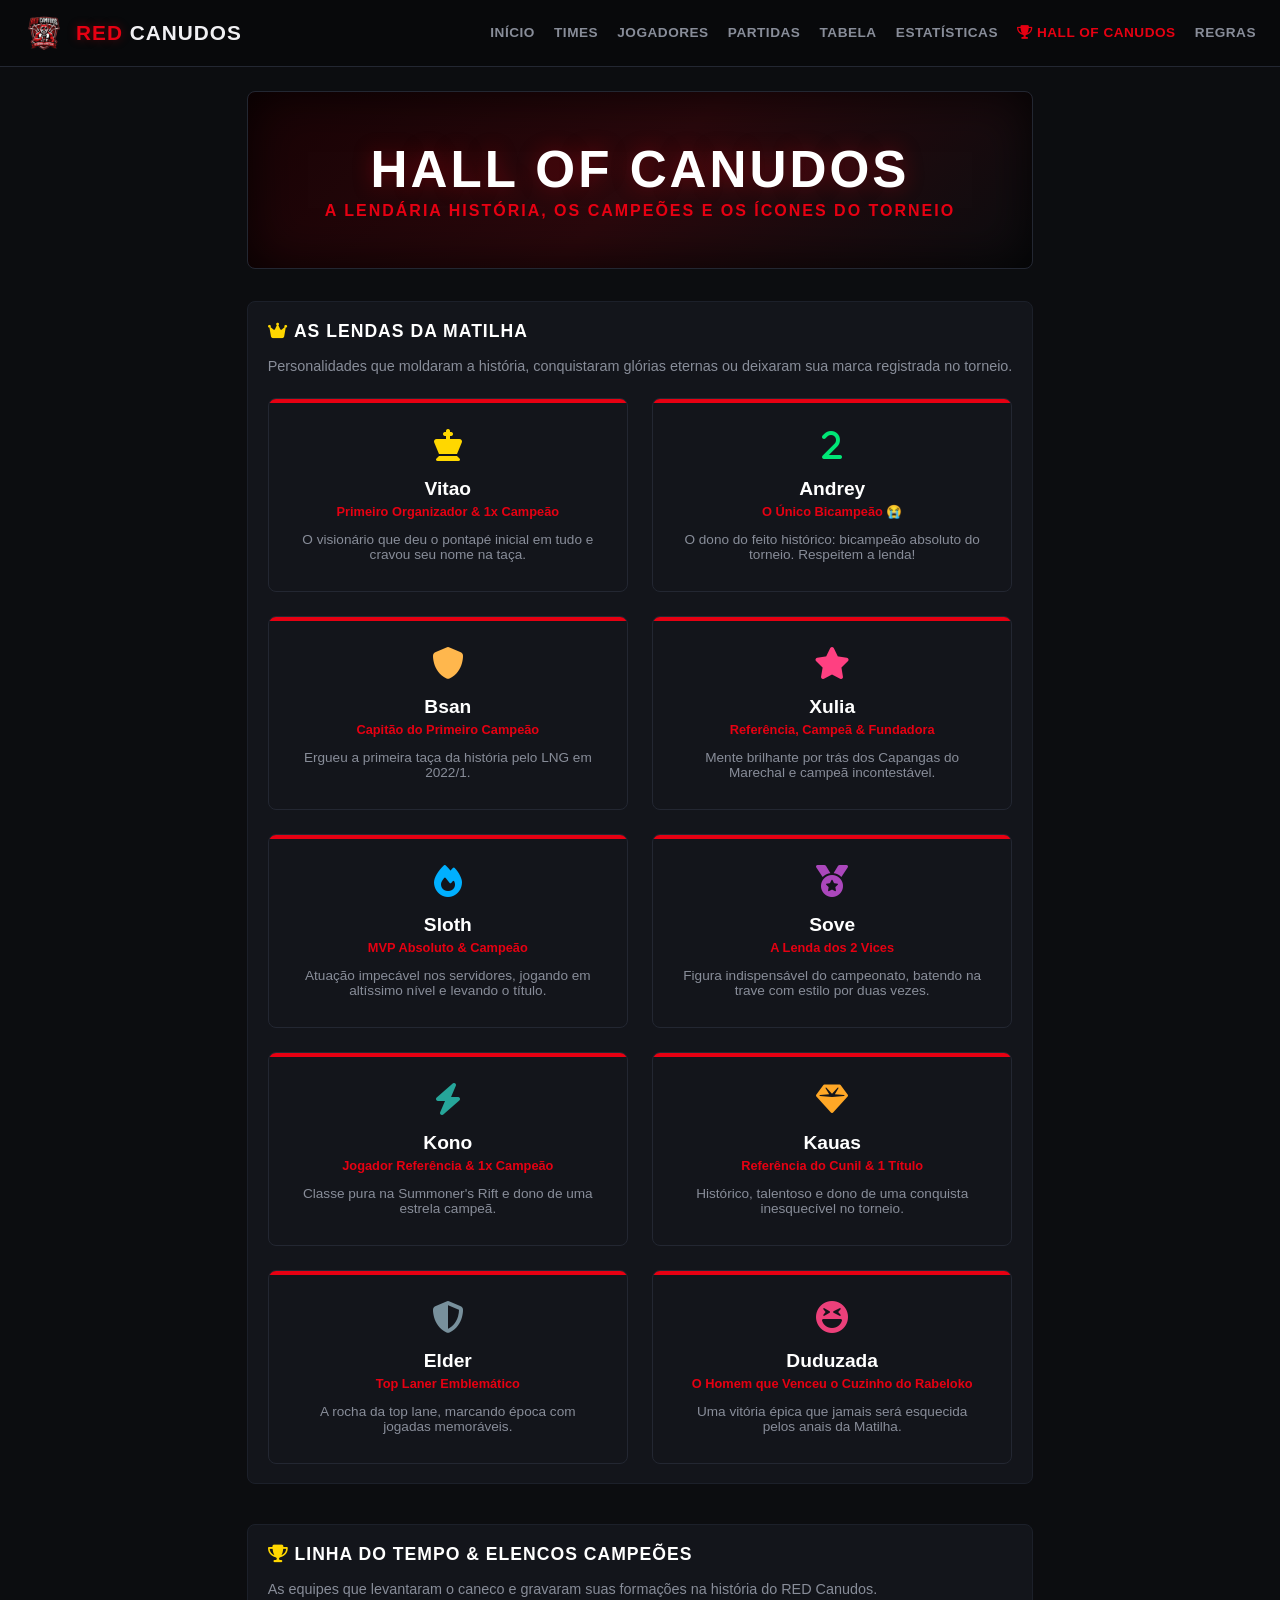
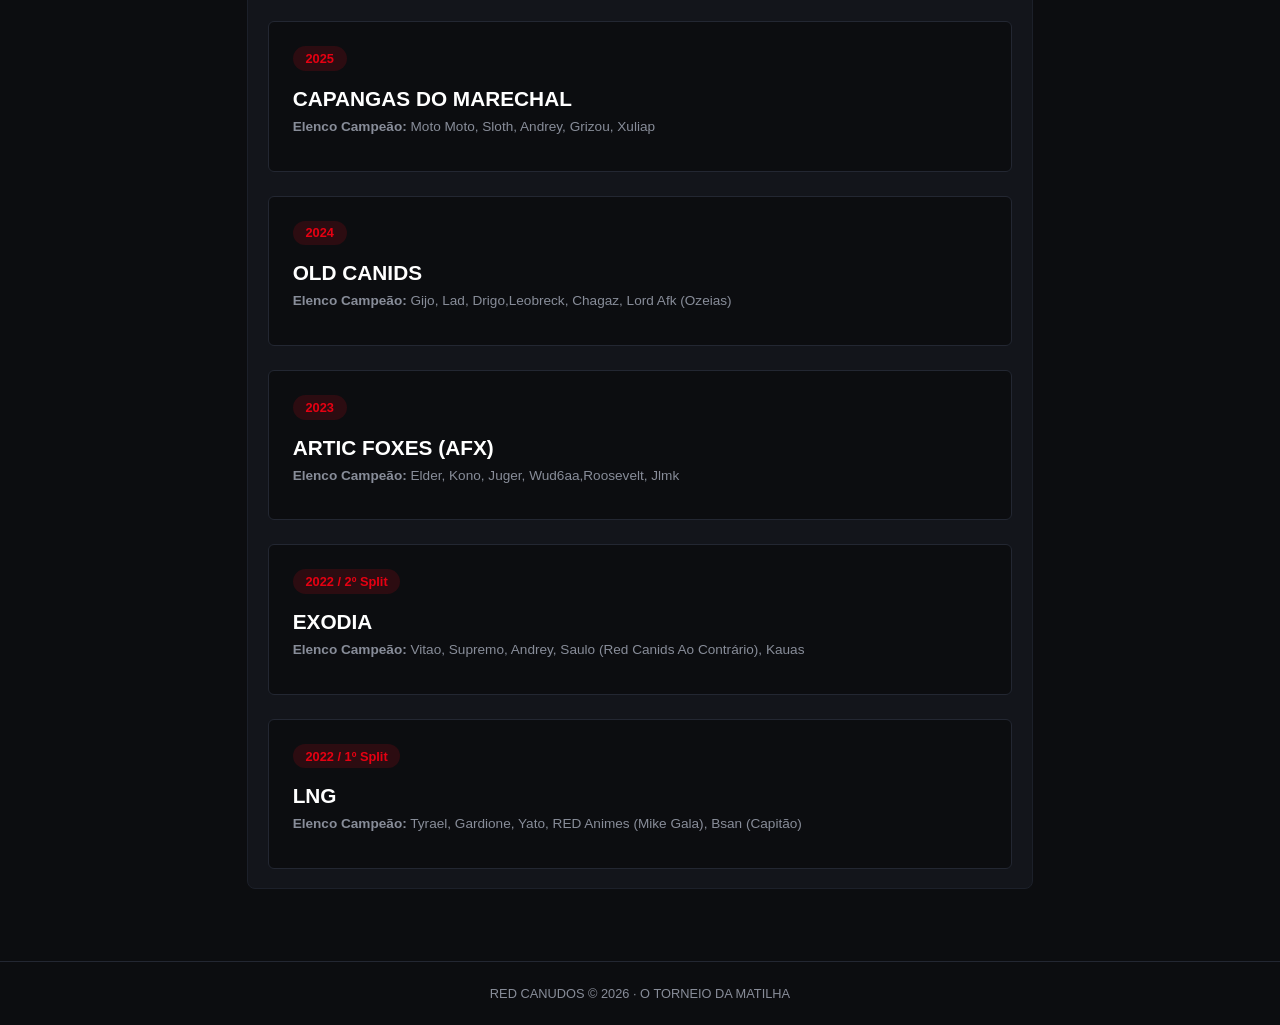
<file: hall.html>
<!DOCTYPE html>
<html lang="pt-BR">
<head>
    <meta charset="UTF-8">
    <meta name="viewport" content="width=device-width, initial-scale=1.0">
    <title>Hall of Canudos · RED CANUDOS</title>
    <link rel="stylesheet" href="style.css">
    <link rel="stylesheet" href="https://cdnjs.cloudflare.com/ajax/libs/font-awesome/6.4.0/css/all.min.css">
    <style>
        .hall-grid {
            display: grid;
            grid-template-columns: repeat(auto-fill, minmax(280px, 1fr));
            gap: 1.5rem;
            margin-top: 1.5rem;
        }
        .hall-card {
            background: var(--bg-card);
            border: 1px solid var(--border-color);
            border-radius: 8px;
            padding: 1.8rem;
            text-align: center;
            position: relative;
            overflow: hidden;
            transition: transform 0.2s, border-color 0.2s;
        }
        .hall-card:hover {
            transform: translateY(-4px);
            border-color: var(--red-primary);
        }
        .hall-card::before {
            content: '';
            position: absolute;
            top: 0; left: 0; width: 100%; height: 4px;
            background: var(--red-primary);
        }
        .champion-year-badge {
            display: inline-block;
            background: rgba(229,9,20,0.15);
            color: var(--red-primary);
            padding: 0.3rem 0.8rem;
            border-radius: 20px;
            font-size: 0.8rem;
            font-weight: 800;
            margin-bottom: 1rem;
        }
    </style>
</head>
<body>

    <!-- NAVBAR PADRONIZADA -->
    <header class="navbar">
        <div class="nav-container">
            <div class="logo-brand">
                <img src="Logo Canudos.png" alt="RED Canudos Logo" class="nav-logo">
                <span class="brand-name"><span class="red-text">RED</span> CANUDOS</span>
            </div>
            <nav class="nav-links">
                <a href="index.html">Início</a>
                <a href="times.html">Times</a>
                <a href="jogadores.html">Jogadores</a>
                <a href="partidas.html">Partidas</a>
                <a href="tabela.html">Tabela</a>
                <a href="estatisticas.html">Estatísticas</a>
                <a href="hall.html" class="active" style="color: var(--red-primary); font-weight: 800;"><i class="fa-solid fa-trophy"></i> Hall of Canudos</a>
                <a href="regras.html">Regras</a>
            </nav>
            <div class="menu-toggle" id="menuToggle">
                <i class="fa-solid fa-bars"></i>
            </div>
        </div>
    </header>

    <main class="main-container">
        
        <div class="banner-hero">
            <div class="banner-content">
                <h1>HALL OF CANUDOS</h1>
                <p class="banner-subtitle">A LENDÁRIA HISTÓRIA, OS CAMPEÕES E OS ÍCONES DO TORNEIO</p>
            </div>
        </div>

        <!-- SEÇÃO 1: LENDAS & HOMENAGEADOS -->
        <section class="sidebar-card" style="margin-bottom: 2.5rem;">
            <div class="section-title-bar">
                <h2><i class="fa-solid fa-crown" style="color: #ffd700;"></i> AS LENDAS DA MATILHA</h2>
            </div>
            <p style="color: var(--text-muted); font-size: 0.9rem; margin-bottom: 1rem;">Personalidades que moldaram a história, conquistaram glórias eternas ou deixaram sua marca registrada no torneio.</p>

            <div class="hall-grid">
                
                <div class="hall-card">
                    <div style="font-size: 2rem; color: #ffd700; margin-bottom: 0.8rem;"><i class="fa-solid fa-chess-king"></i></div>
                    <h3 style="color: #fff; font-size: 1.2rem; margin-bottom: 0.3rem;">Vitao</h3>
                    <span style="color: var(--red-primary); font-size: 0.8rem; font-weight: 700; display: block; margin-bottom: 0.8rem;">Primeiro Organizador & 1x Campeão</span>
                    <p style="color: var(--text-muted); font-size: 0.85rem;">O visionário que deu o pontapé inicial em tudo e cravou seu nome na taça.</p>
                </div>

                <div class="hall-card">
                    <div style="font-size: 2rem; color: #00e676; margin-bottom: 0.8rem;"><i class="fa-solid fa-2"></i></div>
                    <h3 style="color: #fff; font-size: 1.2rem; margin-bottom: 0.3rem;">Andrey</h3>
                    <span style="color: var(--red-primary); font-size: 0.8rem; font-weight: 700; display: block; margin-bottom: 0.8rem;">O Único Bicampeão 😭</span>
                    <p style="color: var(--text-muted); font-size: 0.85rem;">O dono do feito histórico: bicampeão absoluto do torneio. Respeitem a lenda!</p>
                </div>

                <div class="hall-card">
                    <div style="font-size: 2rem; color: #ffb74d; margin-bottom: 0.8rem;"><i class="fa-solid fa-shield"></i></div>
                    <h3 style="color: #fff; font-size: 1.2rem; margin-bottom: 0.3rem;">Bsan</h3>
                    <span style="color: var(--red-primary); font-size: 0.8rem; font-weight: 700; display: block; margin-bottom: 0.8rem;">Capitão do Primeiro Campeão</span>
                    <p style="color: var(--text-muted); font-size: 0.85rem;">Ergueu a primeira taça da história pelo LNG em 2022/1.</p>
                </div>

                <div class="hall-card">
                    <div style="font-size: 2rem; color: #ff4081; margin-bottom: 0.8rem;"><i class="fa-solid fa-star"></i></div>
                    <h3 style="color: #fff; font-size: 1.2rem; margin-bottom: 0.3rem;">Xulia</h3>
                    <span style="color: var(--red-primary); font-size: 0.8rem; font-weight: 700; display: block; margin-bottom: 0.8rem;">Referência, Campeã & Fundadora</span>
                    <p style="color: var(--text-muted); font-size: 0.85rem;">Mente brilhante por trás dos Capangas do Marechal e campeã incontestável.</p>
                </div>

                <div class="hall-card">
                    <div style="font-size: 2rem; color: #00b0ff; margin-bottom: 0.8rem;"><i class="fa-solid fa-fire"></i></div>
                    <h3 style="color: #fff; font-size: 1.2rem; margin-bottom: 0.3rem;">Sloth</h3>
                    <span style="color: var(--red-primary); font-size: 0.8rem; font-weight: 700; display: block; margin-bottom: 0.8rem;">MVP Absoluto & Campeão</span>
                    <p style="color: var(--text-muted); font-size: 0.85rem;">Atuação impecável nos servidores, jogando em altíssimo nível e levando o título.</p>
                </div>

                <div class="hall-card">
                    <div style="font-size: 2rem; color: #ab47bc; margin-bottom: 0.8rem;"><i class="fa-solid fa-medal"></i></div>
                    <h3 style="color: #fff; font-size: 1.2rem; margin-bottom: 0.3rem;">Sove</h3>
                    <span style="color: var(--red-primary); font-size: 0.8rem; font-weight: 700; display: block; margin-bottom: 0.8rem;">A Lenda dos 2 Vices</span>
                    <p style="color: var(--text-muted); font-size: 0.85rem;">Figura indispensável do campeonato, batendo na trave com estilo por duas vezes.</p>
                </div>

                <div class="hall-card">
                    <div style="font-size: 2rem; color: #26a69a; margin-bottom: 0.8rem;"><i class="fa-solid fa-bolt"></i></div>
                    <h3 style="color: #fff; font-size: 1.2rem; margin-bottom: 0.3rem;">Kono</h3>
                    <span style="color: var(--red-primary); font-size: 0.8rem; font-weight: 700; display: block; margin-bottom: 0.8rem;">Jogador Referência & 1x Campeão</span>
                    <p style="color: var(--text-muted); font-size: 0.85rem;">Classe pura na Summoner's Rift e dono de uma estrela campeã.</p>
                </div>

                <div class="hall-card">
                    <div style="font-size: 2rem; color: #ffa726; margin-bottom: 0.8rem;"><i class="fa-solid fa-gem"></i></div>
                    <h3 style="color: #fff; font-size: 1.2rem; margin-bottom: 0.3rem;">Kauas</h3>
                    <span style="color: var(--red-primary); font-size: 0.8rem; font-weight: 700; display: block; margin-bottom: 0.8rem;">Referência do Cunil & 1 Título</span>
                    <p style="color: var(--text-muted); font-size: 0.85rem;">Histórico, talentoso e dono de uma conquista inesquecível no torneio.</p>
                </div>

                <div class="hall-card">
                    <div style="font-size: 2rem; color: #78909c; margin-bottom: 0.8rem;"><i class="fa-solid fa-shield-halved"></i></div>
                    <h3 style="color: #fff; font-size: 1.2rem; margin-bottom: 0.3rem;">Elder</h3>
                    <span style="color: var(--red-primary); font-size: 0.8rem; font-weight: 700; display: block; margin-bottom: 0.8rem;">Top Laner Emblemático</span>
                    <p style="color: var(--text-muted); font-size: 0.85rem;">A rocha da top lane, marcando época com jogadas memoráveis.</p>
                </div>

                <div class="hall-card">
                    <div style="font-size: 2rem; color: #ec407a; margin-bottom: 0.8rem;"><i class="fa-solid fa-face-laugh-squint"></i></div>
                    <h3 style="color: #fff; font-size: 1.2rem; margin-bottom: 0.3rem;">Duduzada</h3>
                    <span style="color: var(--red-primary); font-size: 0.8rem; font-weight: 700; display: block; margin-bottom: 0.8rem;">O Homem que Venceu o Cuzinho do Rabeloko</span>
                    <p style="color: var(--text-muted); font-size: 0.85rem;">Uma vitória épica que jamais será esquecida pelos anais da Matilha.</p>
                </div>

            </div>
        </section>

        <!-- SEÇÃO 2: LINHA DO TEMPO DOS CAMPEÕES -->
        <section class="sidebar-card">
            <div class="section-title-bar">
                <h2><i class="fa-solid fa-trophy" style="color: #ffd700;"></i> LINHA DO TEMPO & ELENCOS CAMPEÕES</h2>
            </div>
            <p style="color: var(--text-muted); font-size: 0.9rem; margin-bottom: 1.5rem;">As equipes que levantaram o caneco e gravaram suas formações na história do RED Canudos.</p>

            <div style="display: flex; flex-direction: column; gap: 1.5rem;">
                
                <!-- 2025 -->
                <div style="background: var(--bg-main); border: 1px solid var(--border-color); border-radius: 6px; padding: 1.5rem;">
                    <span class="champion-year-badge">2025</span>
                    <h3 style="color: #fff; font-size: 1.3rem; margin-bottom: 0.5rem;">CAPANGAS DO MARECHAL</h3>
                    <p style="color: var(--text-muted); font-size: 0.85rem; margin-bottom: 0.8rem;"><strong>Elenco Campeão:</strong> Moto Moto, Sloth, Andrey, Grizou, Xuliap</p>
                </div>

                <!-- 2024 -->
                <div style="background: var(--bg-main); border: 1px solid var(--border-color); border-radius: 6px; padding: 1.5rem;">
                    <span class="champion-year-badge">2024</span>
                    <h3 style="color: #fff; font-size: 1.3rem; margin-bottom: 0.5rem;">OLD CANIDS</h3>
                    <p style="color: var(--text-muted); font-size: 0.85rem; margin-bottom: 0.8rem;"><strong>Elenco Campeão:</strong> Gijo, Lad, Drigo,Leobreck, Chagaz, Lord Afk (Ozeias)</p>
                </div>

                <!-- 2023 -->
                <div style="background: var(--bg-main); border: 1px solid var(--border-color); border-radius: 6px; padding: 1.5rem;">
                    <span class="champion-year-badge">2023</span>
                    <h3 style="color: #fff; font-size: 1.3rem; margin-bottom: 0.5rem;">ARTIC FOXES (AFX)</h3>
                    <p style="color: var(--text-muted); font-size: 0.85rem; margin-bottom: 0.8rem;"><strong>Elenco Campeão:</strong> Elder, Kono, Juger, Wud6aa,Roosevelt, Jlmk</p>
                </div>

                <!-- 2022/2 -->
                <div style="background: var(--bg-main); border: 1px solid var(--border-color); border-radius: 6px; padding: 1.5rem;">
                    <span class="champion-year-badge">2022 / 2º Split</span>
                    <h3 style="color: #fff; font-size: 1.3rem; margin-bottom: 0.5rem;">EXODIA</h3>
                    <p style="color: var(--text-muted); font-size: 0.85rem; margin-bottom: 0.8rem;"><strong>Elenco Campeão:</strong> Vitao, Supremo, Andrey, Saulo (Red Canids Ao Contrário), Kauas</p>
                </div>

                <!-- 2022/1 -->
                <div style="background: var(--bg-main); border: 1px solid var(--border-color); border-radius: 6px; padding: 1.5rem;">
                    <span class="champion-year-badge">2022 / 1º Split</span>
                    <h3 style="color: #fff; font-size: 1.3rem; margin-bottom: 0.5rem;">LNG</h3>
                    <p style="color: var(--text-muted); font-size: 0.85rem; margin-bottom: 0.8rem;"><strong>Elenco Campeão:</strong> Tyrael, Gardione, Yato, RED Animes (Mike Gala), Bsan (Capitão)</p>
                </div>

            </div>
        </section>

    </main>

    <footer class="footer">
        <p>RED CANUDOS © 2026 · O TORNEIO DA MATILHA</p>
    </footer>

    <script src="script.js"></script>
</body>
</html>
</file>
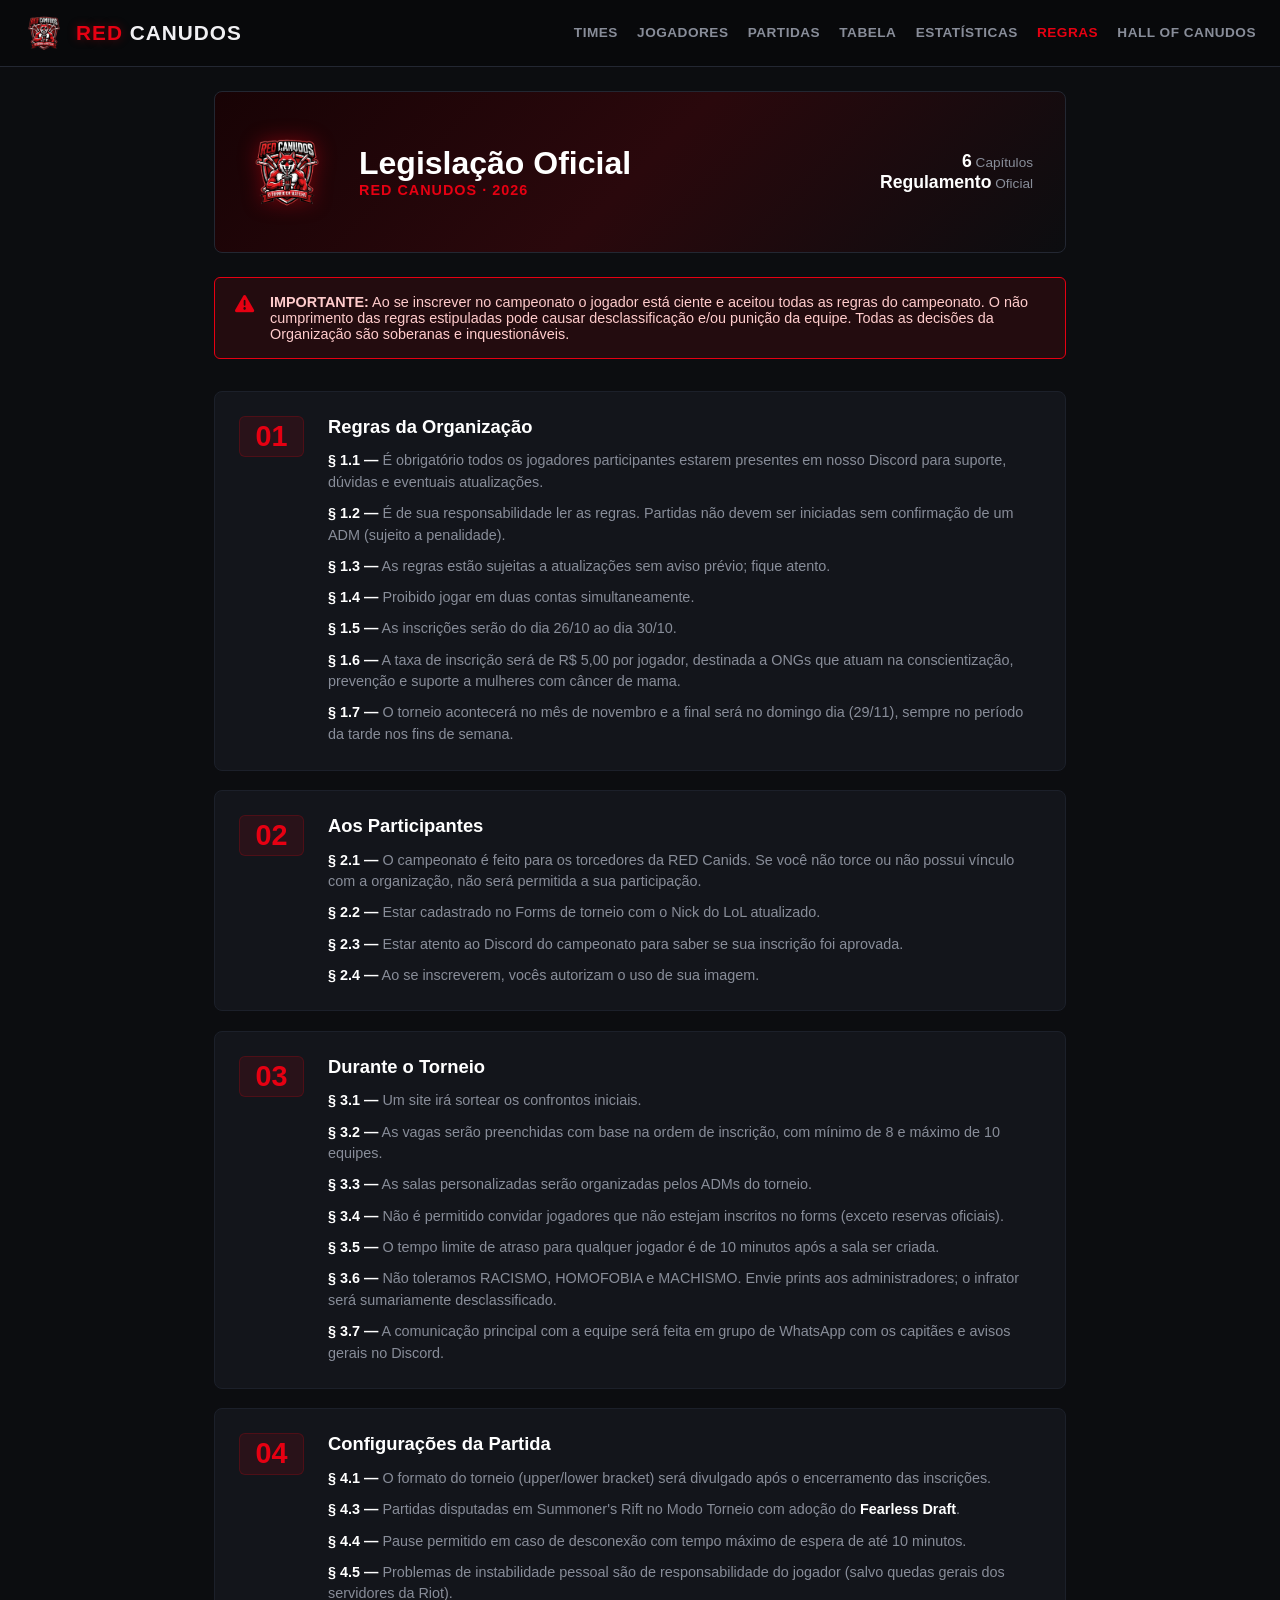
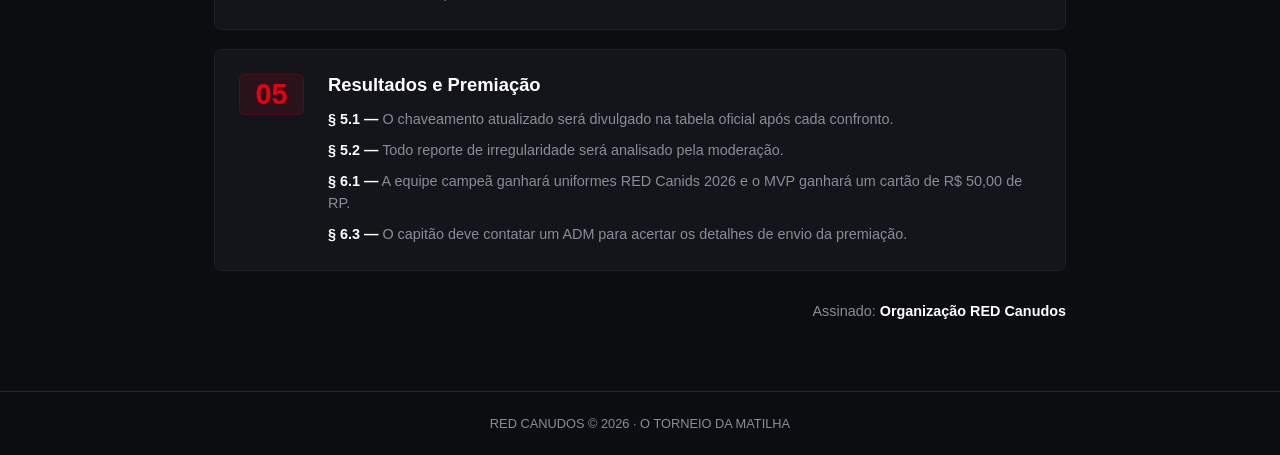
<file: regras.html>
<!DOCTYPE html>
<html lang="pt-BR">
<head>
    <meta charset="UTF-8">
    <meta name="viewport" content="width=device-width, initial-scale=1.0">
    <title>Regras · RED CANUDOS</title>
    <link rel="stylesheet" href="style.css">
    <!-- Font Awesome para ícones -->
    <link rel="stylesheet" href="https://cdnjs.cloudflare.com/ajax/libs/font-awesome/6.4.0/css/all.min.css">
</head>
<body>

    <!-- CABEÇALHO / NAVBAR COMPLETA -->
    <header class="navbar">
        <div class="nav-container">
            <div class="logo-brand">
                <img src="Logo Canudos.png" alt="RED Canudos Logo" class="nav-logo">
                <span class="brand-name"><span class="red-text">RED</span> CANUDOS</span>
            </div>
            <nav class="nav-links">
                <a href="times.html">Times</a>
                <a href="jogadores.html">Jogadores</a>
                <a href="partidas.html">Partidas</a>
                <a href="tabela.html">Tabela</a>
                <a href="estatisticas.html">Estatísticas</a>
                <a href="regras.html" class="active">Regras</a>
                <a href="hall.html">Hall of Canudos</a>
            </nav>
            <div class="menu-toggle" id="menuToggle">
                <i class="fa-solid fa-bars"></i>
            </div>
        </div>
    </header>

    <!-- CONTEÚDO DA PÁGINA DE REGRAS -->
    <main class="main-container rules-page">

        <!-- CABEÇALHO DA LEGISLAÇÃO ESTILO CBLOW -->
        <div class="rules-header-banner">
            <img src="Logo Canudos.png" alt="RED Canudos Emblem" class="rules-emblem">
            <div class="legislation-title">
                <h2>Legislação Oficial</h2>
                <p>RED CANUDOS · 2026</p>
            </div>
            <div class="legislation-stats">
                <span><strong>6</strong> Capítulos</span>
                <span><strong>Regulamento</strong> Oficial</span>
            </div>
        </div>

        <!-- AVISO IMPORTANTE -->
        <div class="rules-warning-box">
            <i class="fa-solid fa-triangle-exclamation"></i>
            <p><strong>IMPORTANTE:</strong> Ao se inscrever no campeonato o jogador está ciente e aceitou todas as regras do campeonato. O não cumprimento das regras estipuladas pode causar desclassificação e/ou punição da equipe. Todas as decisões da Organização são soberanas e inquestionáveis.</p>
        </div>

        <!-- LISTA DE ARTIGOS / SEÇÕES DE REGRAS -->
        <div class="rules-articles-list">

            <!-- CAPÍTULO 1 -->
            <div class="rule-article-card">
                <div class="article-number">01</div>
                <div class="article-content">
                    <h3>Regras da Organização</h3>
                    <ul class="rule-sublist">
                        <li><strong>§ 1.1 —</strong> É obrigatório todos os jogadores participantes estarem presentes em nosso Discord para suporte, dúvidas e eventuais atualizações.</li>
                        <li><strong>§ 1.2 —</strong> É de sua responsabilidade ler as regras. Partidas não devem ser iniciadas sem confirmação de um ADM (sujeito a penalidade).</li>
                        <li><strong>§ 1.3 —</strong> As regras estão sujeitas a atualizações sem aviso prévio; fique atento.</li>
                        <li><strong>§ 1.4 —</strong> Proibido jogar em duas contas simultaneamente.</li>
                        <li><strong>§ 1.5 —</strong> As inscrições serão do dia 26/10 ao dia 30/10.</li>
                        <li><strong>§ 1.6 —</strong> A taxa de inscrição será de R$ 5,00 por jogador, destinada a ONGs que atuam na conscientização, prevenção e suporte a mulheres com câncer de mama.</li>
                        <li><strong>§ 1.7 —</strong> O torneio acontecerá no mês de novembro e a final será no domingo dia (29/11), sempre no período da tarde nos fins de semana.</li>
                    </ul>
                </div>
            </div>

            <!-- CAPÍTULO 2 -->
            <div class="rule-article-card">
                <div class="article-number">02</div>
                <div class="article-content">
                    <h3>Aos Participantes</h3>
                    <ul class="rule-sublist">
                        <li><strong>§ 2.1 —</strong> O campeonato é feito para os torcedores da RED Canids. Se você não torce ou não possui vínculo com a organização, não será permitida a sua participação.</li>
                        <li><strong>§ 2.2 —</strong> Estar cadastrado no Forms de torneio com o Nick do LoL atualizado.</li>
                        <li><strong>§ 2.3 —</strong> Estar atento ao Discord do campeonato para saber se sua inscrição foi aprovada.</li>
                        <li><strong>§ 2.4 —</strong> Ao se inscreverem, vocês autorizam o uso de sua imagem.</li>
                    </ul>
                </div>
            </div>

            <!-- CAPÍTULO 3 -->
            <div class="rule-article-card">
                <div class="article-number">03</div>
                <div class="article-content">
                    <h3>Durante o Torneio</h3>
                    <ul class="rule-sublist">
                        <li><strong>§ 3.1 —</strong> Um site irá sortear os confrontos iniciais.</li>
                        <li><strong>§ 3.2 —</strong> As vagas serão preenchidas com base na ordem de inscrição, com mínimo de 8 e máximo de 10 equipes.</li>
                        <li><strong>§ 3.3 —</strong> As salas personalizadas serão organizadas pelos ADMs do torneio.</li>
                        <li><strong>§ 3.4 —</strong> Não é permitido convidar jogadores que não estejam inscritos no forms (exceto reservas oficiais).</li>
                        <li><strong>§ 3.5 —</strong> O tempo limite de atraso para qualquer jogador é de 10 minutos após a sala ser criada.</li>
                        <li><strong>§ 3.6 —</strong> Não toleramos RACISMO, HOMOFOBIA e MACHISMO. Envie prints aos administradores; o infrator será sumariamente desclassificado.</li>
                        <li><strong>§ 3.7 —</strong> A comunicação principal com a equipe será feita em grupo de WhatsApp com os capitães e avisos gerais no Discord.</li>
                    </ul>
                </div>
            </div>

            <!-- CAPÍTULO 4 -->
            <div class="rule-article-card">
                <div class="article-number">04</div>
                <div class="article-content">
                    <h3>Configurações da Partida</h3>
                    <ul class="rule-sublist">
                        <li><strong>§ 4.1 —</strong> O formato do torneio (upper/lower bracket) será divulgado após o encerramento das inscrições.</li>
                        <li><strong>§ 4.3 —</strong> Partidas disputadas em Summoner's Rift no Modo Torneio com adoção do <strong>Fearless Draft</strong>.</li>
                        <li><strong>§ 4.4 —</strong> Pause permitido em caso de desconexão com tempo máximo de espera de até 10 minutos.</li>
                        <li><strong>§ 4.5 —</strong> Problemas de instabilidade pessoal são de responsabilidade do jogador (salvo quedas gerais dos servidores da Riot).</li>
                    </ul>
                </div>
            </div>

            <!-- CAPÍTULO 5 -->
            <div class="rule-article-card">
                <div class="article-number">05</div>
                <div class="article-content">
                    <h3>Resultados e Premiação</h3>
                    <ul class="rule-sublist">
                        <li><strong>§ 5.1 —</strong> O chaveamento atualizado será divulgado na tabela oficial após cada confronto.</li>
                        <li><strong>§ 5.2 —</strong> Todo reporte de irregularidade será analisado pela moderação.</li>
                        <li><strong>§ 6.1 —</strong> A equipe campeã ganhará uniformes RED Canids 2026 e o MVP ganhará um cartão de R$ 50,00 de RP.</li>
                        <li><strong>§ 6.3 —</strong> O capitão deve contatar um ADM para acertar os detalhes de envio da premiação.</li>
                    </ul>
                </div>
            </div>

        </div>

        <!-- ASSINATURA DA ORGANIZAÇÃO -->
        <div class="rules-signature">
            <p>Assinado: <strong>Organização RED Canudos</strong></p>
        </div>

    </main>

    <!-- RODAPÉ -->
    <footer class="footer">
        <p>RED CANUDOS © 2026 · O TORNEIO DA MATILHA</p>
    </footer>

    <script src="script.js"></script>
</body>
</html>
</file>
<file: style.css>
:root {
    --bg-main: #0c0d10;
    --bg-card: #13151b;
    --bg-item: #181b22;
    --bg-item-hover: #222631;
    --red-primary: #e60012;
    --red-glow: rgba(230, 0, 18, 0.35);
    --text-main: #f0f0f3;
    --text-muted: #888d99;
    --border-color: #232732;
    --border-subtle: #1c202a;
}

* {
    margin: 0;
    padding: 0;
    box-sizing: border-box;
    font-family: 'Segoe UI', Roboto, -apple-system, sans-serif;
}

body {
    background-color: var(--bg-main);
    color: var(--text-main);
    min-height: 100vh;
    display: flex;
    flex-direction: column;
}

/* ==========================================================================
   NAVBAR & CABEÇALHO
   ========================================================================== */
.navbar {
    background-color: #08090b;
    border-bottom: 1px solid var(--border-color);
    position: sticky;
    top: 0;
    z-index: 100;
}

.nav-container {
    max-width: 1280px;
    margin: 0 auto;
    padding: 0.8rem 1.5rem;
    display: flex;
    justify-content: space-between;
    align-items: center;
}

.logo-brand {
    display: flex;
    align-items: center;
    gap: 0.75rem;
}

.nav-logo {
    height: 40px;
    width: auto;
    object-fit: contain;
}

.brand-name {
    font-weight: 900;
    font-size: 1.3rem;
    letter-spacing: 1px;
}

.red-text {
    color: var(--red-primary);
    text-shadow: 0 0 10px var(--red-glow);
}

.nav-links {
    display: flex;
    gap: 1.2rem;
}

.nav-links a {
    color: var(--text-muted);
    text-decoration: none;
    font-weight: 700;
    font-size: 0.85rem;
    text-transform: uppercase;
    letter-spacing: 0.5px;
    transition: color 0.2s;
}

.nav-links a:hover, .nav-links a.active {
    color: var(--red-primary);
}

.menu-toggle {
    display: none;
    font-size: 1.3rem;
    cursor: pointer;
}

/* ==========================================================================
   CONTAINER PRINCIPAL & HERO BANNER
   ========================================================================== */
.main-container {
    max-width: 1280px;
    margin: 0 auto;
    padding: 1.5rem;
    flex: 1;
}

.banner-hero {
    background: linear-gradient(135deg, #180305 0%, #2a080c 50%, #0c0d10 100%);
    border: 1px solid var(--border-color);
    border-radius: 8px;
    padding: 3rem 2rem;
    text-align: center;
    position: relative;
    overflow: hidden;
    margin-bottom: 2rem;
    box-shadow: inset 0 0 50px rgba(0,0,0,0.8);
}

.hero-logo {
    max-width: 180px;
    height: auto;
    margin-bottom: 1rem;
    filter: drop-shadow(0 0 15px rgba(230, 0, 18, 0.4));
}

.banner-content h1 {
    font-size: 3.2rem;
    font-weight: 900;
    letter-spacing: 3px;
    color: #ffffff;
    text-shadow: 0 0 20px var(--red-glow);
}

.banner-subtitle {
    color: var(--red-primary);
    font-size: 1rem;
    font-weight: 800;
    letter-spacing: 2px;
    margin-top: 0.2rem;
}

/* ==========================================================================
   GRID PRINCIPAL (LAYOUT 2 COLUNAS IGUAL AO CBLOW)
   ========================================================================== */
.dashboard-grid {
    display: grid;
    grid-template-columns: 1fr 380px;
    gap: 1.5rem;
}

.section-title-bar {
    display: flex;
    justify-content: space-between;
    align-items: center;
    margin-bottom: 1rem;
}

.section-title-bar h2 {
    font-size: 1.1rem;
    font-weight: 800;
    letter-spacing: 1px;
    color: #ffffff;
}

.ver-mais {
    color: var(--text-muted);
    text-decoration: none;
    font-size: 0.8rem;
    font-weight: 600;
    transition: color 0.2s;
}

.ver-mais:hover {
    color: var(--red-primary);
}

/* LISTA DE PARTIDAS / ÚLTIMOS RESULTADOS */
.matches-list {
    display: flex;
    flex-direction: column;
    gap: 0.5rem;
}

.match-row {
    background-color: var(--bg-card);
    border: 1px solid var(--border-subtle);
    border-radius: 6px;
    padding: 0.75rem 1rem;
    display: grid;
    grid-template-columns: 80px 1fr auto 1fr 130px;
    align-items: center;
    gap: 1rem;
    transition: background-color 0.2s, border-color 0.2s;
}

.match-row:hover {
    background-color: var(--bg-item-hover);
    border-color: var(--border-color);
}

.match-date {
    font-size: 0.75rem;
    color: var(--text-muted);
    font-weight: 600;
}

.team {
    display: flex;
    align-items: center;
    gap: 0.6rem;
    font-size: 0.9rem;
    font-weight: 700;
}

.team-home {
    justify-content: flex-end;
    text-align: right;
}

.team-away {
    justify-content: flex-start;
    text-align: left;
}

.team-icon {
    width: 28px;
    height: 28px;
    background-color: #232732;
    border-radius: 50%;
    display: flex;
    align-items: center;
    justify-content: center;
    font-size: 0.75rem;
    font-weight: bold;
    color: var(--red-primary);
    border: 1px solid var(--border-color);
}

.match-score {
    font-size: 1.1rem;
    font-weight: 900;
    color: #ffffff;
    background-color: #090a0d;
    padding: 0.2rem 0.6rem;
    border-radius: 4px;
}

.btn-details {
    display: inline-flex;
    align-items: center;
    justify-content: center;
    gap: 0.4rem;
    border: 1px solid var(--border-color);
    background-color: transparent;
    color: var(--text-muted);
    text-decoration: none;
    font-size: 0.7rem;
    font-weight: 800;
    padding: 0.4rem 0.6rem;
    border-radius: 4px;
    transition: all 0.2s;
}

.btn-details:hover {
    border-color: var(--red-primary);
    color: #ffffff;
    background-color: var(--red-primary);
}

/* SIDEBAR & MINI TABELA */
.sidebar-card {
    background-color: var(--bg-card);
    border: 1px solid var(--border-subtle);
    border-radius: 8px;
    padding: 1.2rem;
}

.margin-top {
    margin-top: 1.5rem;
}

.news-list {
    display: flex;
    flex-direction: column;
    gap: 1rem;
}

.news-item {
    display: flex;
    gap: 0.8rem;
    align-items: center;
    cursor: pointer;
    text-decoration: none;
}

.news-thumb {
    width: 48px;
    height: 48px;
    background-color: var(--bg-item);
    border: 1px solid var(--border-color);
    border-radius: 6px;
    display: flex;
    align-items: center;
    justify-content: center;
    color: var(--red-primary);
    font-size: 1.1rem;
    flex-shrink: 0;
}

.news-info {
    display: flex;
    flex-direction: column;
}

.news-tag {
    font-size: 0.65rem;
    font-weight: 800;
    color: var(--red-primary);
    letter-spacing: 0.5px;
}

.news-info h4 {
    font-size: 0.8rem;
    font-weight: 800;
    color: #ffffff;
    line-height: 1.2;
    margin-top: 0.2rem;
}

.mini-table {
    width: 100%;
    border-collapse: collapse;
    font-size: 0.85rem;
}

.mini-table th {
    text-align: left;
    color: var(--text-muted);
    font-size: 0.7rem;
    padding-bottom: 0.5rem;
    border-bottom: 1px solid var(--border-color);
}

.mini-table td {
    padding: 0.6rem 0;
    border-bottom: 1px solid var(--border-subtle);
}

.mini-table .pos {
    width: 24px;
    font-weight: bold;
    color: var(--text-muted);
}

.mini-team {
    display: flex;
    align-items: center;
    gap: 0.5rem;
    font-weight: 700;
}

.team-icon-sm {
    width: 20px;
    height: 20px;
    background-color: #232732;
    border-radius: 50%;
    display: flex;
    align-items: center;
    justify-content: center;
    font-size: 0.65rem;
    font-weight: bold;
    color: var(--red-primary);
}

.text-right { text-align: right; }
.bold { font-weight: 800; }

/* ==========================================================================
   PÁGINA DE REGRAS (regras.html)
   ========================================================================== */
.rules-page {
    max-width: 900px;
}

.rules-header-banner {
    background: linear-gradient(135deg, #180305 0%, #2a080c 50%, #0c0d10 100%);
    border: 1px solid var(--border-color);
    border-radius: 8px;
    padding: 2.5rem 2rem;
    display: flex;
    align-items: center;
    gap: 2rem;
    margin-bottom: 1.5rem;
}

.rules-emblem {
    width: 80px;
    height: auto;
    filter: drop-shadow(0 0 10px rgba(230, 0, 18, 0.4));
}

.legislation-title h2 {
    font-size: 2rem;
    font-weight: 900;
    color: #ffffff;
}

.legislation-title p {
    color: var(--red-primary);
    font-weight: 800;
    font-size: 0.9rem;
    letter-spacing: 1px;
}

.legislation-stats {
    margin-left: auto;
    display: flex;
    flex-direction: column;
    align-items: flex-end;
    color: var(--text-muted);
    font-size: 0.85rem;
}

.legislation-stats strong {
    color: #ffffff;
    font-size: 1.1rem;
}

.rules-warning-box {
    background-color: rgba(230, 0, 18, 0.1);
    border: 1px solid var(--red-primary);
    border-radius: 6px;
    padding: 1rem 1.25rem;
    display: flex;
    gap: 1rem;
    align-items: flex-start;
    color: #ffcccc;
    font-size: 0.9rem;
    margin-bottom: 2rem;
}

.rules-warning-box i {
    color: var(--red-primary);
    font-size: 1.2rem;
    margin-top: 0.1rem;
}

.rules-articles-list {
    display: flex;
    flex-direction: column;
    gap: 1.2rem;
}

.rule-article-card {
    background-color: var(--bg-card);
    border: 1px solid var(--border-subtle);
    border-radius: 8px;
    padding: 1.5rem;
    display: flex;
    gap: 1.5rem;
    align-items: flex-start;
}

.article-number {
    font-size: 1.8rem;
    font-weight: 900;
    color: var(--red-primary);
    background-color: rgba(230, 0, 18, 0.1);
    border: 1px solid rgba(230, 0, 18, 0.2);
    border-radius: 6px;
    padding: 0.2rem 0.8rem;
    min-width: 65px;
    text-align: center;
}

.article-content h3 {
    font-size: 1.15rem;
    font-weight: 800;
    color: #ffffff;
    margin-bottom: 0.8rem;
}

.rule-sublist {
    list-style: none;
    display: flex;
    flex-direction: column;
    gap: 0.6rem;
}

.rule-sublist li {
    font-size: 0.9rem;
    color: var(--text-muted);
    line-height: 1.5;
}

.rule-sublist li strong {
    color: #ffffff;
}

.rules-signature {
    text-align: right;
    margin-top: 2rem;
    color: var(--text-muted);
    font-size: 0.9rem;
}

.rules-signature strong {
    color: #ffffff;
}

/* ==========================================================================
   PÁGINA DE LEITURA DE NOTÍCIA (noticia.html)
   ========================================================================== */
.single-news-page {
    max-width: 850px;
}

.btn-back {
    display: inline-flex;
    align-items: center;
    gap: 0.5rem;
    color: var(--text-muted);
    text-decoration: none;
    font-size: 0.85rem;
    font-weight: 700;
    margin-bottom: 1.5rem;
    transition: color 0.2s;
}

.btn-back:hover {
    color: var(--red-primary);
}

.news-article-card {
    background-color: var(--bg-card);
    border: 1px solid var(--border-subtle);
    border-radius: 8px;
    padding: 2.5rem;
}

.news-category {
    color: var(--red-primary);
    font-weight: 800;
    font-size: 0.8rem;
    letter-spacing: 1px;
    text-transform: uppercase;
}

.news-title {
    font-size: 2.2rem;
    font-weight: 900;
    color: #ffffff;
    margin: 0.5rem 0 1rem 0;
    line-height: 1.2;
}

.news-meta {
    display: flex;
    gap: 1.5rem;
    color: var(--text-muted);
    font-size: 0.85rem;
    margin-bottom: 2rem;
    border-bottom: 1px solid var(--border-color);
    padding-bottom: 1rem;
}

.news-cover {
    width: 100%;
    max-height: 420px;
    border-radius: 6px;
    overflow: hidden;
    margin-bottom: 2rem;
    border: 1px solid var(--border-color);
}

.news-cover img {
    width: 100%;
    height: 100%;
    object-fit: cover;
}

.news-body {
    color: #d1d5db;
    font-size: 1.05rem;
    line-height: 1.8;
}

.news-body p {
    margin-bottom: 1.2rem;
}

.loading-state {
    text-align: center;
    padding: 3rem;
    color: var(--text-muted);
    font-size: 1.2rem;
}

.loading-state i {
    font-size: 2rem;
    color: var(--red-primary);
    margin-bottom: 1rem;
}

/* ==========================================================================
   PAINEL DE ADMINISTRAÇÃO (admin.html)
   ========================================================================== */
.admin-page {
    max-width: 1200px;
}

.adm-badge {
    background-color: var(--red-primary);
    color: #fff;
    font-size: 0.65rem;
    padding: 0.1rem 0.4rem;
    border-radius: 4px;
    vertical-align: middle;
}

.admin-header {
    margin-bottom: 2rem;
}

.admin-header h2 {
    font-size: 1.8rem;
    color: #ffffff;
}

.admin-header p {
    color: var(--text-muted);
}

.admin-grid {
    display: grid;
    grid-template-columns: 1fr 400px;
    gap: 1.5rem;
}

.admin-card {
    background-color: var(--bg-card);
    border: 1px solid var(--border-subtle);
    border-radius: 8px;
    padding: 1.5rem;
}

.admin-card h3 {
    font-size: 1.1rem;
    color: #ffffff;
    margin-bottom: 1.2rem;
    display: flex;
    align-items: center;
    gap: 0.5rem;
    border-bottom: 1px solid var(--border-color);
    padding-bottom: 0.6rem;
}

.admin-form {
    display: flex;
    flex-direction: column;
    gap: 1rem;
}

.form-group {
    display: flex;
    flex-direction: column;
    gap: 0.4rem;
}

.form-row {
    display: grid;
    grid-template-columns: 180px 1fr;
    gap: 1rem;
}

.admin-form label {
    font-size: 0.85rem;
    color: var(--text-muted);
    font-weight: 700;
}

.admin-form input, .admin-form select, .admin-form textarea {
    background-color: var(--bg-main);
    border: 1px solid var(--border-color);
    border-radius: 6px;
    padding: 0.75rem;
    color: #ffffff;
    font-size: 0.9rem;
    outline: none;
}

.admin-form input:focus, .admin-form select:focus, .admin-form textarea:focus {
    border-color: var(--red-primary);
}

.btn-submit {
    background-color: var(--red-primary);
    color: #ffffff;
    border: none;
    border-radius: 6px;
    padding: 0.8rem;
    font-weight: 800;
    cursor: pointer;
    transition: opacity 0.2s;
    display: flex;
    align-items: center;
    justify-content: center;
    gap: 0.5rem;
    margin-top: 0.5rem;
}

.btn-submit:hover {
    opacity: 0.9;
}

.form-status {
    font-size: 0.85rem;
    font-weight: 700;
    text-align: center;
    margin-top: 0.5rem;
}

.admin-news-list {
    display: flex;
    flex-direction: column;
    gap: 0.75rem;
    max-height: 500px;
    overflow-y: auto;
}

.admin-news-item {
    background-color: var(--bg-main);
    border: 1px solid var(--border-subtle);
    border-radius: 6px;
    padding: 0.8rem;
    display: flex;
    justify-content: space-between;
    align-items: center;
}

.item-info {
    display: flex;
    flex-direction: column;
    gap: 0.2rem;
}

.item-tag {
    font-size: 0.65rem;
    color: var(--red-primary);
    font-weight: 800;
}

.item-info h4 {
    font-size: 0.85rem;
    color: #ffffff;
    line-height: 1.2;
}

.item-actions {
    display: flex;
    gap: 0.5rem;
}

.btn-view, .btn-delete {
    background: transparent;
    border: 1px solid var(--border-color);
    color: var(--text-muted);
    width: 32px;
    height: 32px;
    border-radius: 4px;
    display: flex;
    align-items: center;
    justify-content: center;
    cursor: pointer;
    text-decoration: none;
    transition: all 0.2s;
}

.btn-view:hover {
    color: #ffffff;
    border-color: #ffffff;
}

.btn-delete:hover {
    color: #ff5252;
    border-color: #ff5252;
}

.loading-text, .empty-text {
    font-size: 0.85rem;
    color: var(--text-muted);
    text-align: center;
    padding: 1rem;
}

/* ==========================================================================
   RODAPÉ
   ========================================================================== */
.footer {
    border-top: 1px solid var(--border-color);
    text-align: center;
    padding: 1.5rem;
    color: var(--text-muted);
    font-size: 0.8rem;
    margin-top: 3rem;
}

/* ==========================================================================
   RESPONSIVIDADE
   ========================================================================== */
@media (max-width: 900px) {
    .dashboard-grid, .admin-grid {
        grid-template-columns: 1fr;
    }
    .form-row {
        grid-template-columns: 1fr;
    }
    .match-row {
        grid-template-columns: 1fr auto 1fr;
        grid-template-rows: auto auto;
        gap: 0.5rem;
    }
    .match-date, .btn-details {
        grid-column: span 3;
        text-align: center;
    }
    .nav-links {
        display: none;
    }
    .menu-toggle {
        display: block;
    }
}

/* TELA DE LOGIN RESTAURAÇÃO ADM */
.login-container {
    display: flex;
    justify-content: center;
    align-items: center;
    min-height: 60vh;
}

.login-card {
    max-width: 420px;
    width: 100%;
    padding: 2.5rem;
}

.login-header {
    text-align: center;
    margin-bottom: 1.5rem;
}

.login-logo {
    width: 70px;
    height: auto;
    margin-bottom: 0.8rem;
}

.login-header h2 {
    font-size: 1.5rem;
    color: #ffffff;
}

.login-header p {
    color: var(--text-muted);
    font-size: 0.85rem;
    margin-top: 0.3rem;
}

.btn-logout {
    background-color: transparent;
    border: 1px solid var(--border-color);
    color: var(--text-muted);
    padding: 0.4rem 0.8rem;
    border-radius: 4px;
    font-size: 0.8rem;
    font-weight: 700;
    cursor: pointer;
    transition: all 0.2s;
    align-items: center;
    gap: 0.4rem;
}

.btn-logout:hover {
    border-color: var(--red-primary);
    color: var(--red-primary);
}

/* NAVEGAÇÃO DE ABAS ADM */
.admin-tabs {
    display: flex;
    gap: 0.5rem;
    margin-bottom: 1.5rem;
    border-bottom: 1px solid var(--border-color);
    padding-bottom: 0.5rem;
}

.tab-btn {
    background: transparent;
    border: none;
    color: var(--text-muted);
    padding: 0.6rem 1.2rem;
    font-size: 0.9rem;
    font-weight: 800;
    cursor: pointer;
    border-radius: 6px;
    transition: all 0.2s;
    display: flex;
    align-items: center;
    gap: 0.5rem;
}

.tab-btn.active, .tab-btn:hover {
    background-color: var(--bg-card);
    color: var(--red-primary);
}

/* CAIXA DE PROCESSAMENTO IA */
.ai-box {
    background-color: var(--bg-main);
    border: 1px dashed var(--red-primary);
    border-radius: 6px;
    padding: 1.2rem;
    margin: 1rem 0;
}

.ai-box h4 {
    color: #ffffff;
    font-size: 0.95rem;
    margin-bottom: 0.3rem;
    display: flex;
    align-items: center;
    gap: 0.5rem;
}

.ai-desc {
    font-size: 0.8rem;
    color: var(--text-muted);
    margin-bottom: 1rem;
}

.btn-ai {
    background: linear-gradient(135deg, #e60012 0%, #80000a 100%);
    color: #ffffff;
    border: none;
    border-radius: 6px;
    padding: 0.7rem 1rem;
    font-weight: 800;
    font-size: 0.85rem;
    cursor: pointer;
    width: 100%;
    margin-top: 0.8rem;
    display: flex;
    align-items: center;
    justify-content: center;
    gap: 0.5rem;
}
</file>
